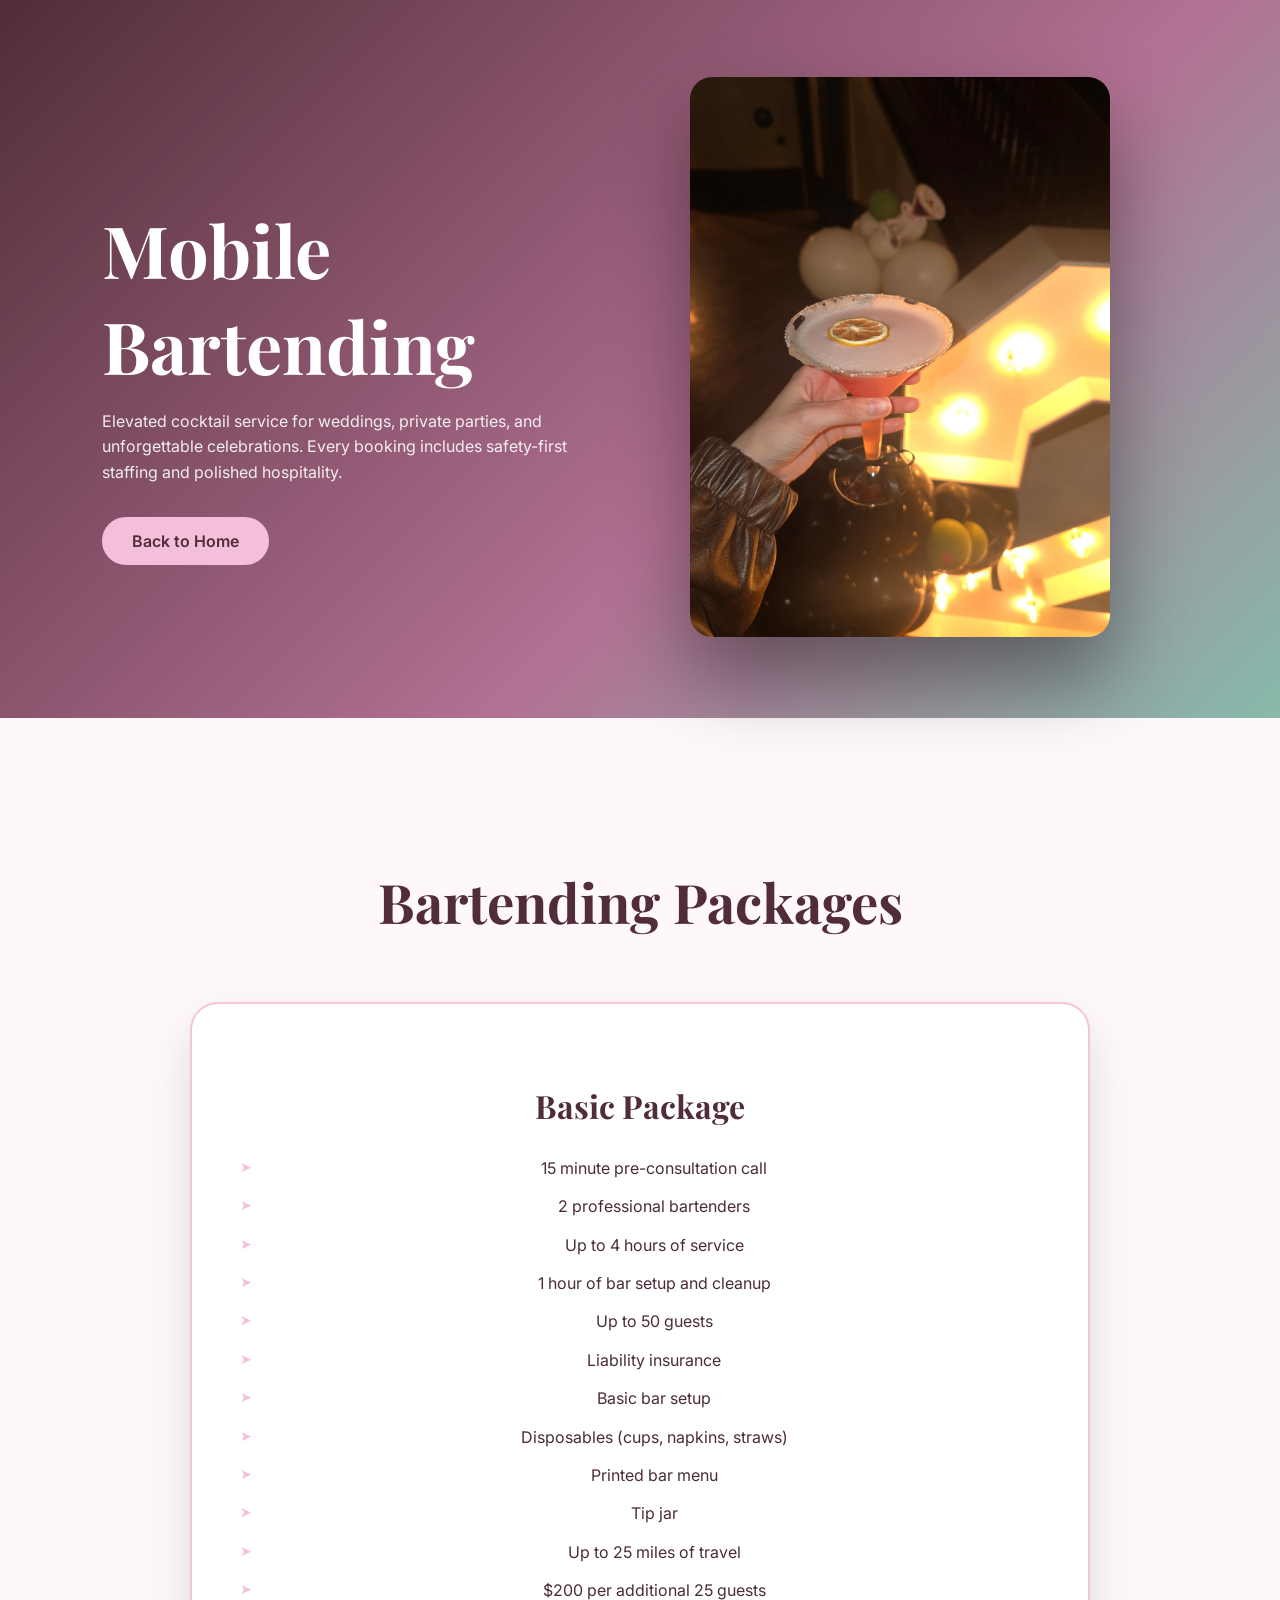
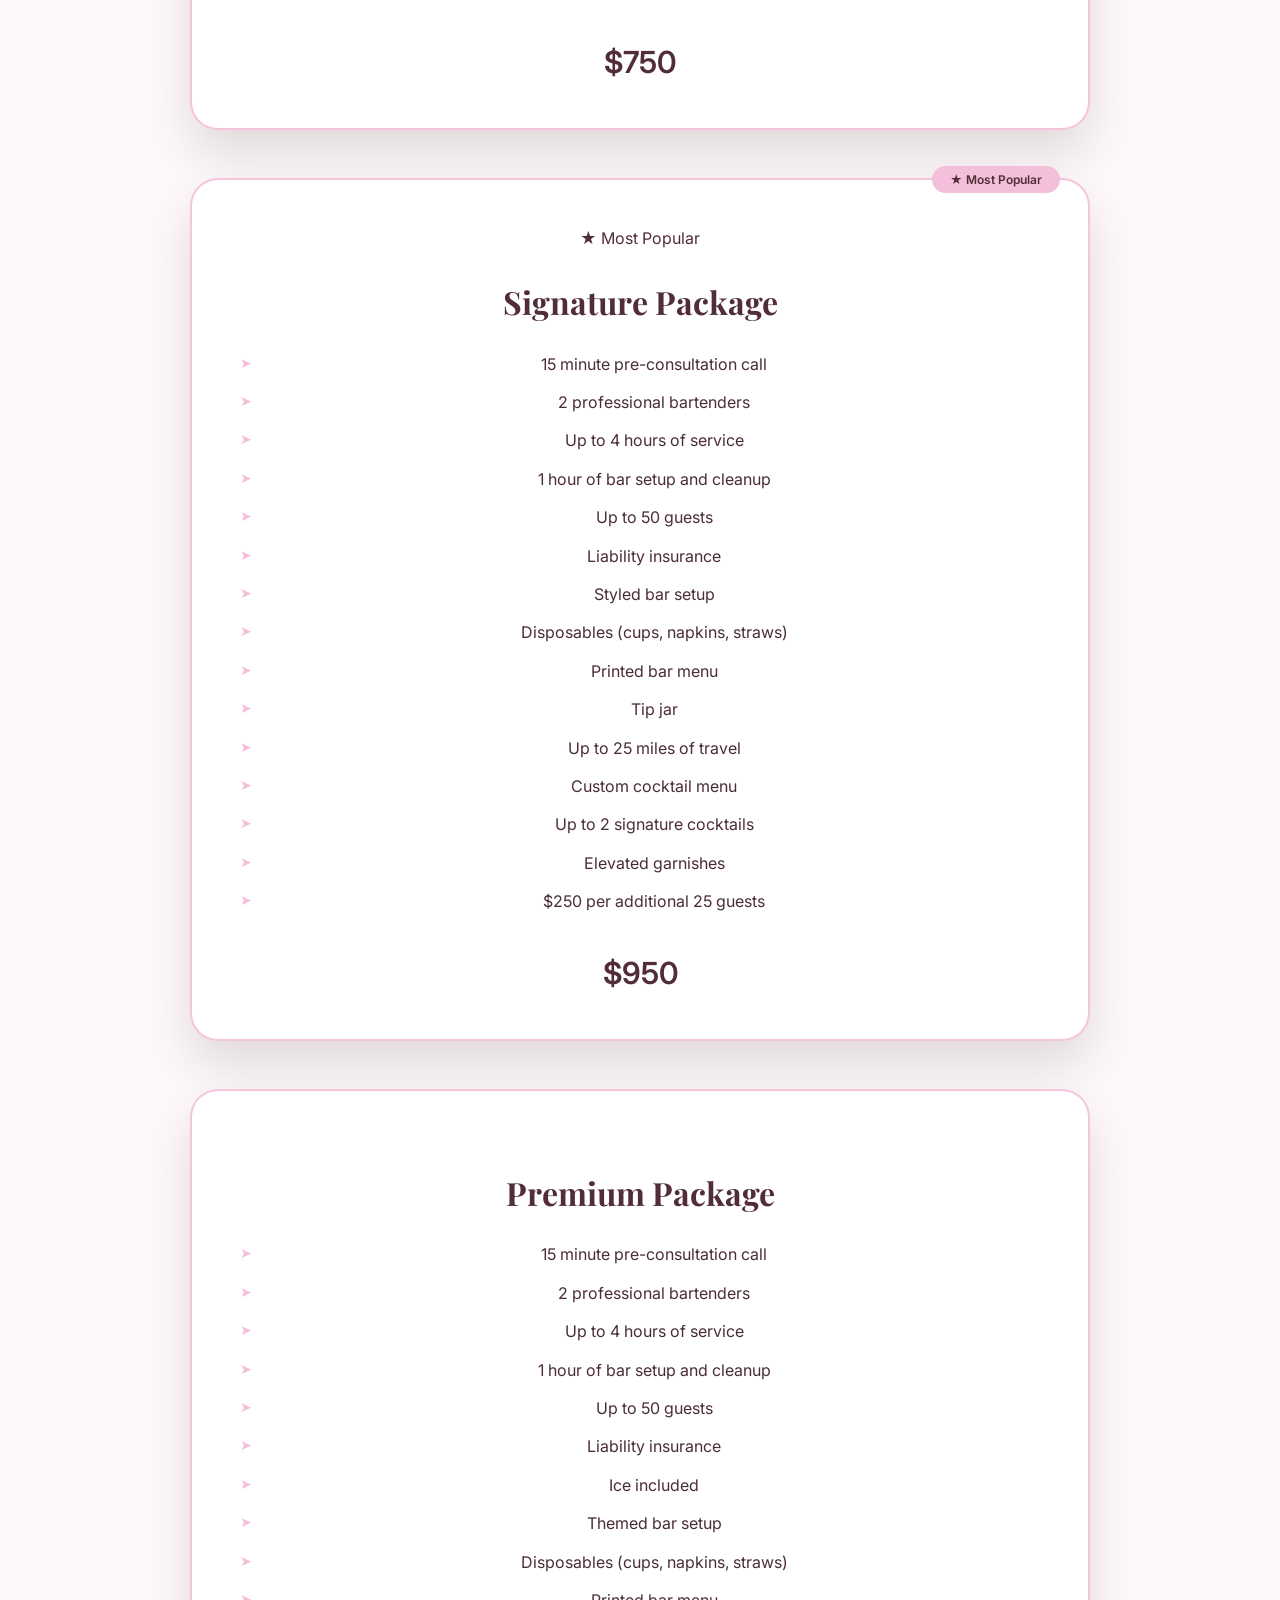
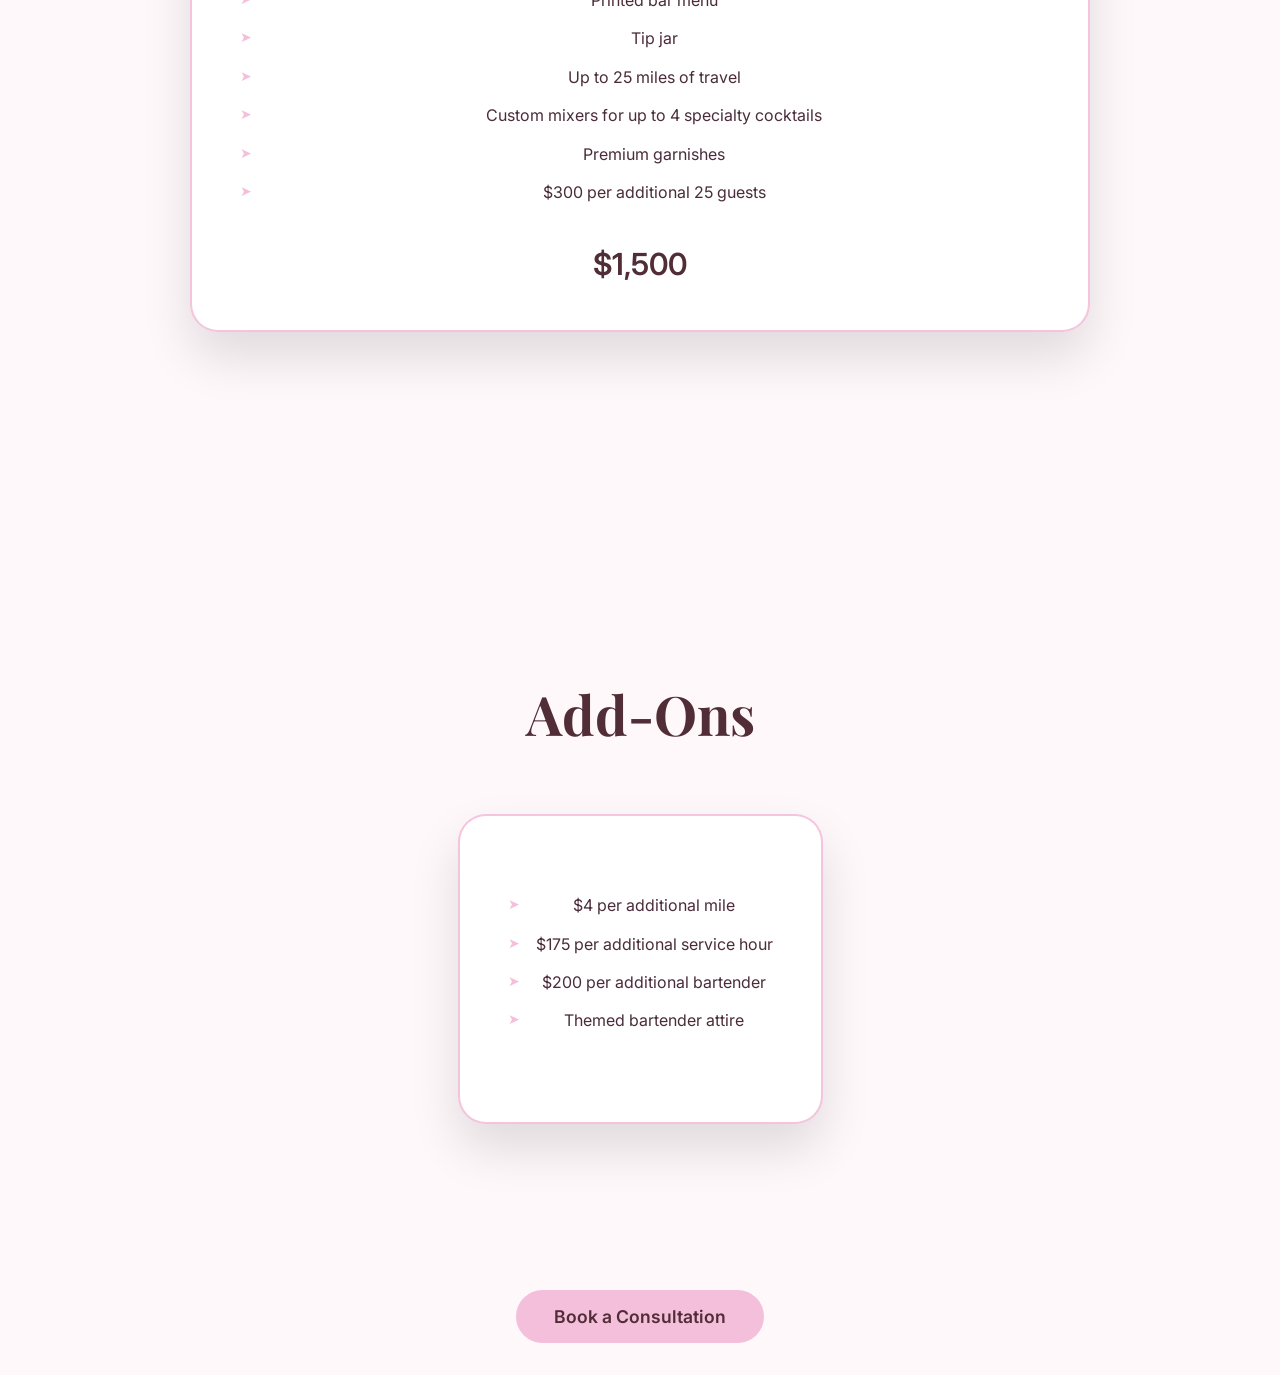
<file: bartending.html>
<!DOCTYPE html>
<html lang="en">
<head>
<meta charset="UTF-8">
<title>Mobile Bartending | Make It A Double</title>
<link rel="icon" href="faviconmad.png">
<link rel="shortcut icon" href="faviconmad.png">
<link href="https://fonts.googleapis.com/css2?family=Playfair+Display:wght@400;500&family=Inter:wght@400;500;600&display=swap" rel="stylesheet">
<link rel="stylesheet" href="service.css">

</head>

<body class="service-page bartending-page">

<header class="page-hero">
  <div class="page-hero-inner">
    <div class="page-text">
      <h1>Mobile Bartending</h1>
      <p>
        Elevated cocktail service for weddings, private parties, and unforgettable celebrations.
        Every booking includes safety-first staffing and polished hospitality.
      </p>

      <a href="index.html" class="btn-outline">Back to Home</a>
    </div>

    <div class="page-image">
      <img src="Images/3849830611648929464.JPG" alt="Mobile bartending">
    </div>
  </div>
</header>

<section class="packages">
  <h2>Bartending Packages</h2>

  <div class="package-grid">

    <!-- BASIC PACKAGE -->
    <div class="package">
      <h3>Basic Package</h3>

      <ul class="package-list">
        <li>15 minute pre-consultation call</li>
        <li>2 professional bartenders</li>
        <li>Up to 4 hours of service</li>
        <li>1 hour of bar setup and cleanup</li>
        <li>Up to 50 guests</li>
        <li>Liability insurance</li>
        <li>Basic bar setup</li>
        <li>Disposables (cups, napkins, straws)</li>
        <li>Printed bar menu</li>
        <li>Tip jar</li>
        <li>Up to 25 miles of travel</li>
        <li>$200 per additional 25 guests</li>
      </ul>

      <span class="price">$750</span>
    </div>

    <!-- SIGNATURE PACKAGE -->
    <div class="package featured">
      <span class="badge">★ Most Popular</span>
      <h3>Signature Package</h3>

      <ul class="package-list">
        <li>15 minute pre-consultation call</li>
        <li>2 professional bartenders</li>
        <li>Up to 4 hours of service</li>
        <li>1 hour of bar setup and cleanup</li>
        <li>Up to 50 guests</li>
        <li>Liability insurance</li>
        <li>Styled bar setup</li>
        <li>Disposables (cups, napkins, straws)</li>
        <li>Printed bar menu</li>
        <li>Tip jar</li>
        <li>Up to 25 miles of travel</li>
        <li>Custom cocktail menu</li>
        <li>Up to 2 signature cocktails</li>
        <li>Elevated garnishes</li>
        <li>$250 per additional 25 guests</li>
      </ul>

      <span class="price">$950</span>
    </div>

    <!-- PREMIUM PACKAGE -->
    <div class="package">
      <h3>Premium Package</h3>

      <ul class="package-list">
        <li>15 minute pre-consultation call</li>
        <li>2 professional bartenders</li>
        <li>Up to 4 hours of service</li>
        <li>1 hour of bar setup and cleanup</li>
        <li>Up to 50 guests</li>
        <li>Liability insurance</li>
        <li>Ice included</li>
        <li>Themed bar setup</li>
        <li>Disposables (cups, napkins, straws)</li>
        <li>Printed bar menu</li>
        <li>Tip jar</li>
        <li>Up to 25 miles of travel</li>
        <li>Custom mixers for up to 4 specialty cocktails</li>
        <li>Premium garnishes</li>
        <li>$300 per additional 25 guests</li>
      </ul>

      <span class="price">$1,500</span>
    </div>

  </div>
</section>

<section class="packages addons">
  <h2>Add-Ons</h2>

  <div class="package-grid single">
    <div class="package">
      <ul class="package-list">
        <li>$4 per additional mile</li>
        <li>$175 per additional service hour</li>
        <li>$200 per additional bartender</li>
        <li>Themed bartender attire</li>
      </ul>
    </div>
  </div>
</section>

  </div> <!-- end .package-grid -->

  <div class="cta-wrap">
    <a href="book.html" class="btn-primary">Book a Consultation</a>
  </div>

</section>

</body>
</html>
</file>
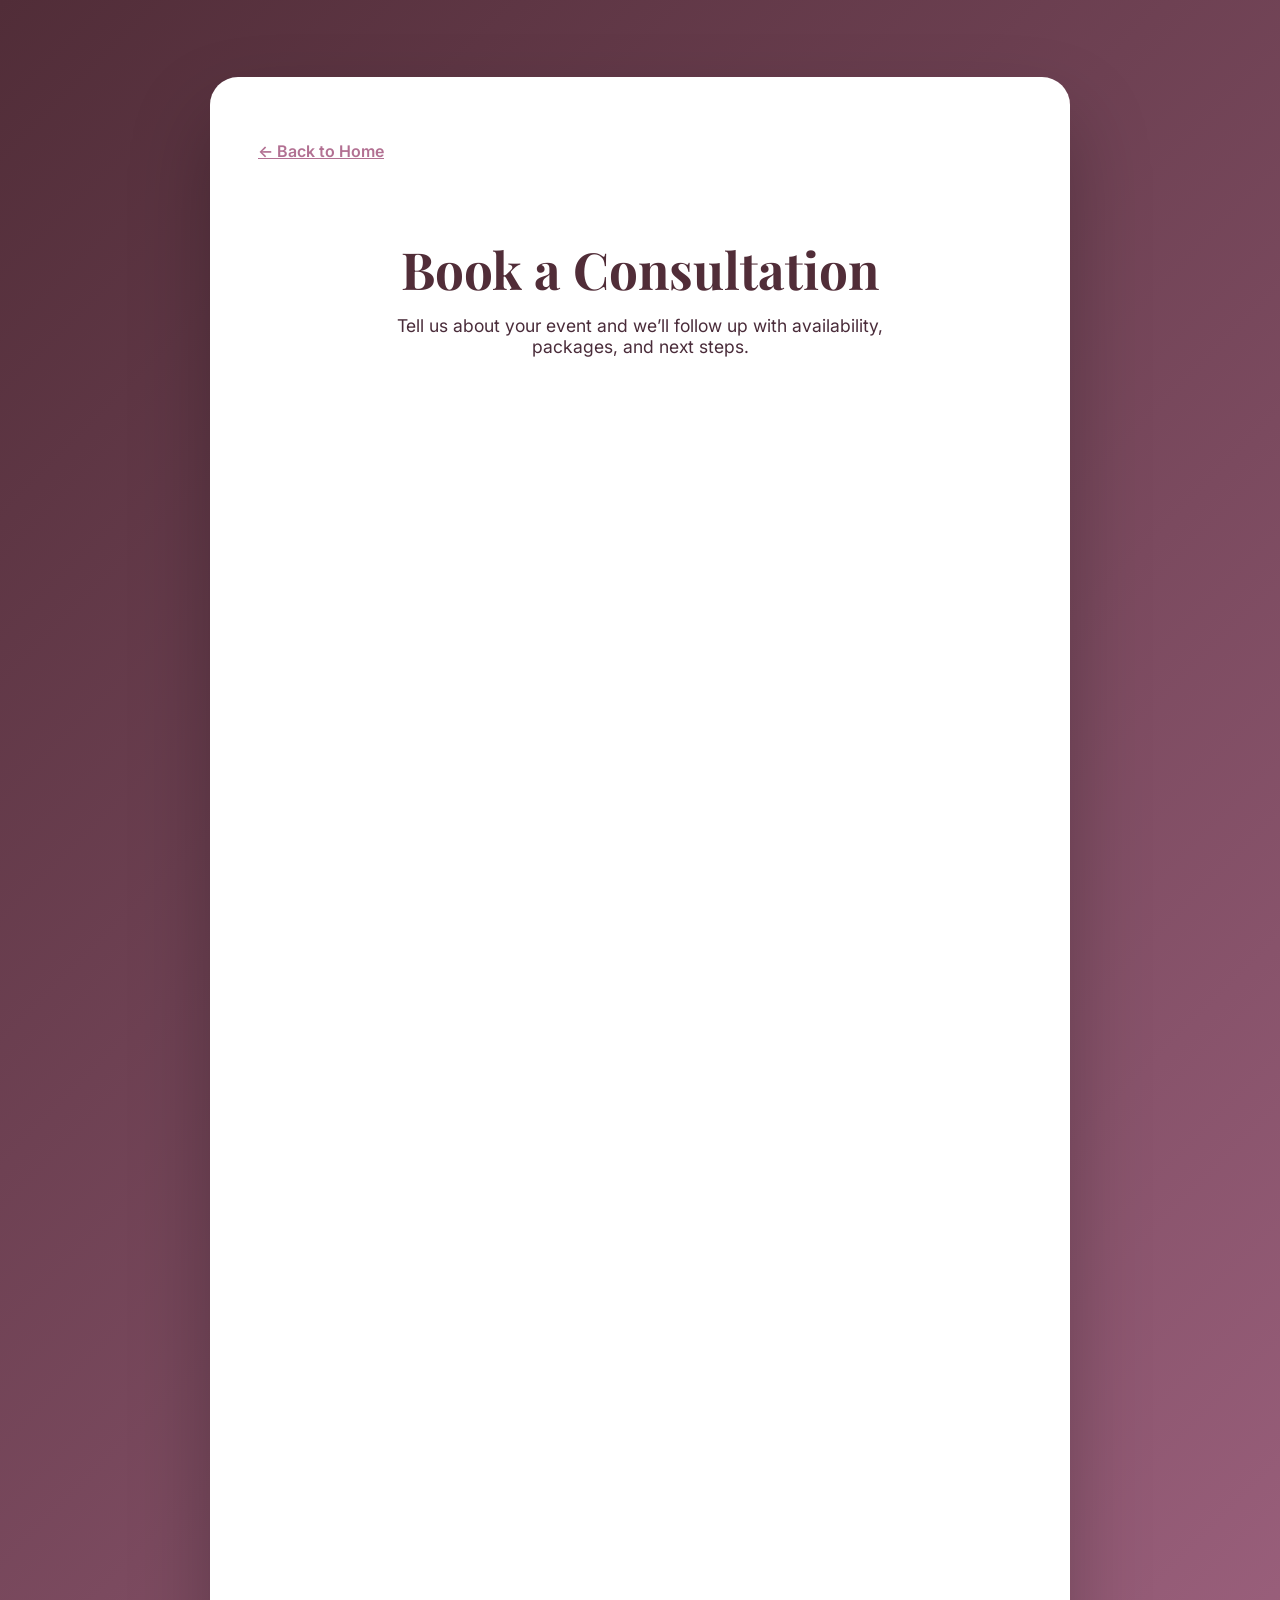
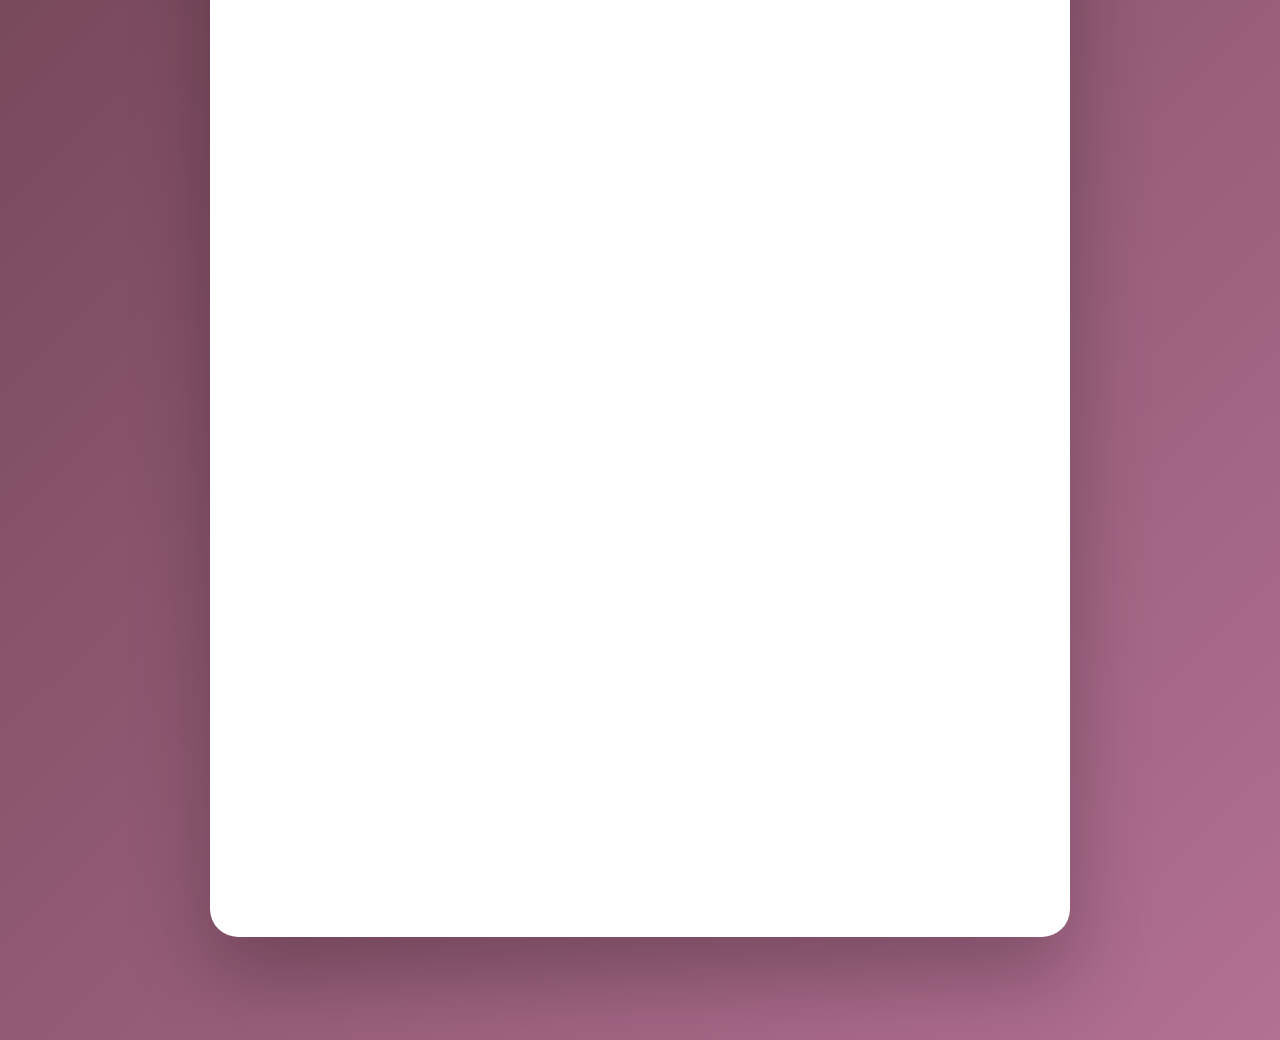
<file: book.html>
<!DOCTYPE html>
<html lang="en">
<head>
<meta charset="UTF-8">
<title>Book a Consultation | Make It A Double</title>

<meta name="viewport" content="width=device-width, initial-scale=1">
<link rel="icon" href="faviconmad.png">
<link rel="shortcut icon" href="faviconmad.png">
<link href="https://fonts.googleapis.com/css2?family=Playfair+Display:wght@400;500&family=Inter:wght@400;500;600&display=swap" rel="stylesheet">
<link rel="stylesheet" href="style.css">

<style>
/* Page-specific styles */

.book-page {
  min-height: 100vh;
  background: linear-gradient(135deg, #512d38, #b27092);
  padding: 6vw 4vw 8vw;
  display: flex;
  justify-content: center;
}

.book-inner {
  width: 100%;
  max-width: 860px;
  background: #fff;
  border-radius: 28px;
  padding: 4rem 3rem;
  box-shadow: 0 40px 80px rgba(0,0,0,0.25);
}

.book-header {
  text-align: center;
  margin-bottom: 2.5rem;
}

.book-header h1 {
  font-family: "Playfair Display", serif;
  font-size: clamp(2.5rem, 4vw, 3.5rem);
  color: #512d38;
  margin-bottom: 0.75rem;
}

.book-header p {
  font-size: 1.1rem;
  color: #4a2c3a;
  max-width: 560px;
  margin: 0 auto;
}

.back-link {
  display: inline-block;
  margin-bottom: 2rem;
  color: #b27092;
  font-weight: 600;
}

.back-link:hover {
  text-decoration: underline;
}

/* FORM WRAPPER */
.form-wrap {
  display: flex;
  justify-content: center;
}

/* Google Form responsive fix */
.form-wrap iframe {
  width: 100%;
  max-width: 720px;
  height: 2076px;
  border: none;
}

/* Mobile spacing */
@media (max-width: 700px) {
  .book-inner {
    padding: 3rem 1.5rem;
  }
}
</style>

</head>

<body>

<section class="book-page">
  <div class="book-inner">

    <a href="index.html" class="back-link">← Back to Home</a>

    <div class="book-header">
      <h1>Book a Consultation</h1>
      <p>
        Tell us about your event and we’ll follow up with availability,
        packages, and next steps.
      </p>
    </div>

    <div class="form-wrap">
      <iframe 
        src="https://docs.google.com/forms/d/e/1FAIpQLSeA21cNwtUZeJevhk9f8q0M2FPF9riyprNMbOfgUCtYg8066Q/viewform?embedded=true"
        loading="lazy">
        Loading…
      </iframe>
    </div>

  </div>
</section>

</body>
</html>
</file>
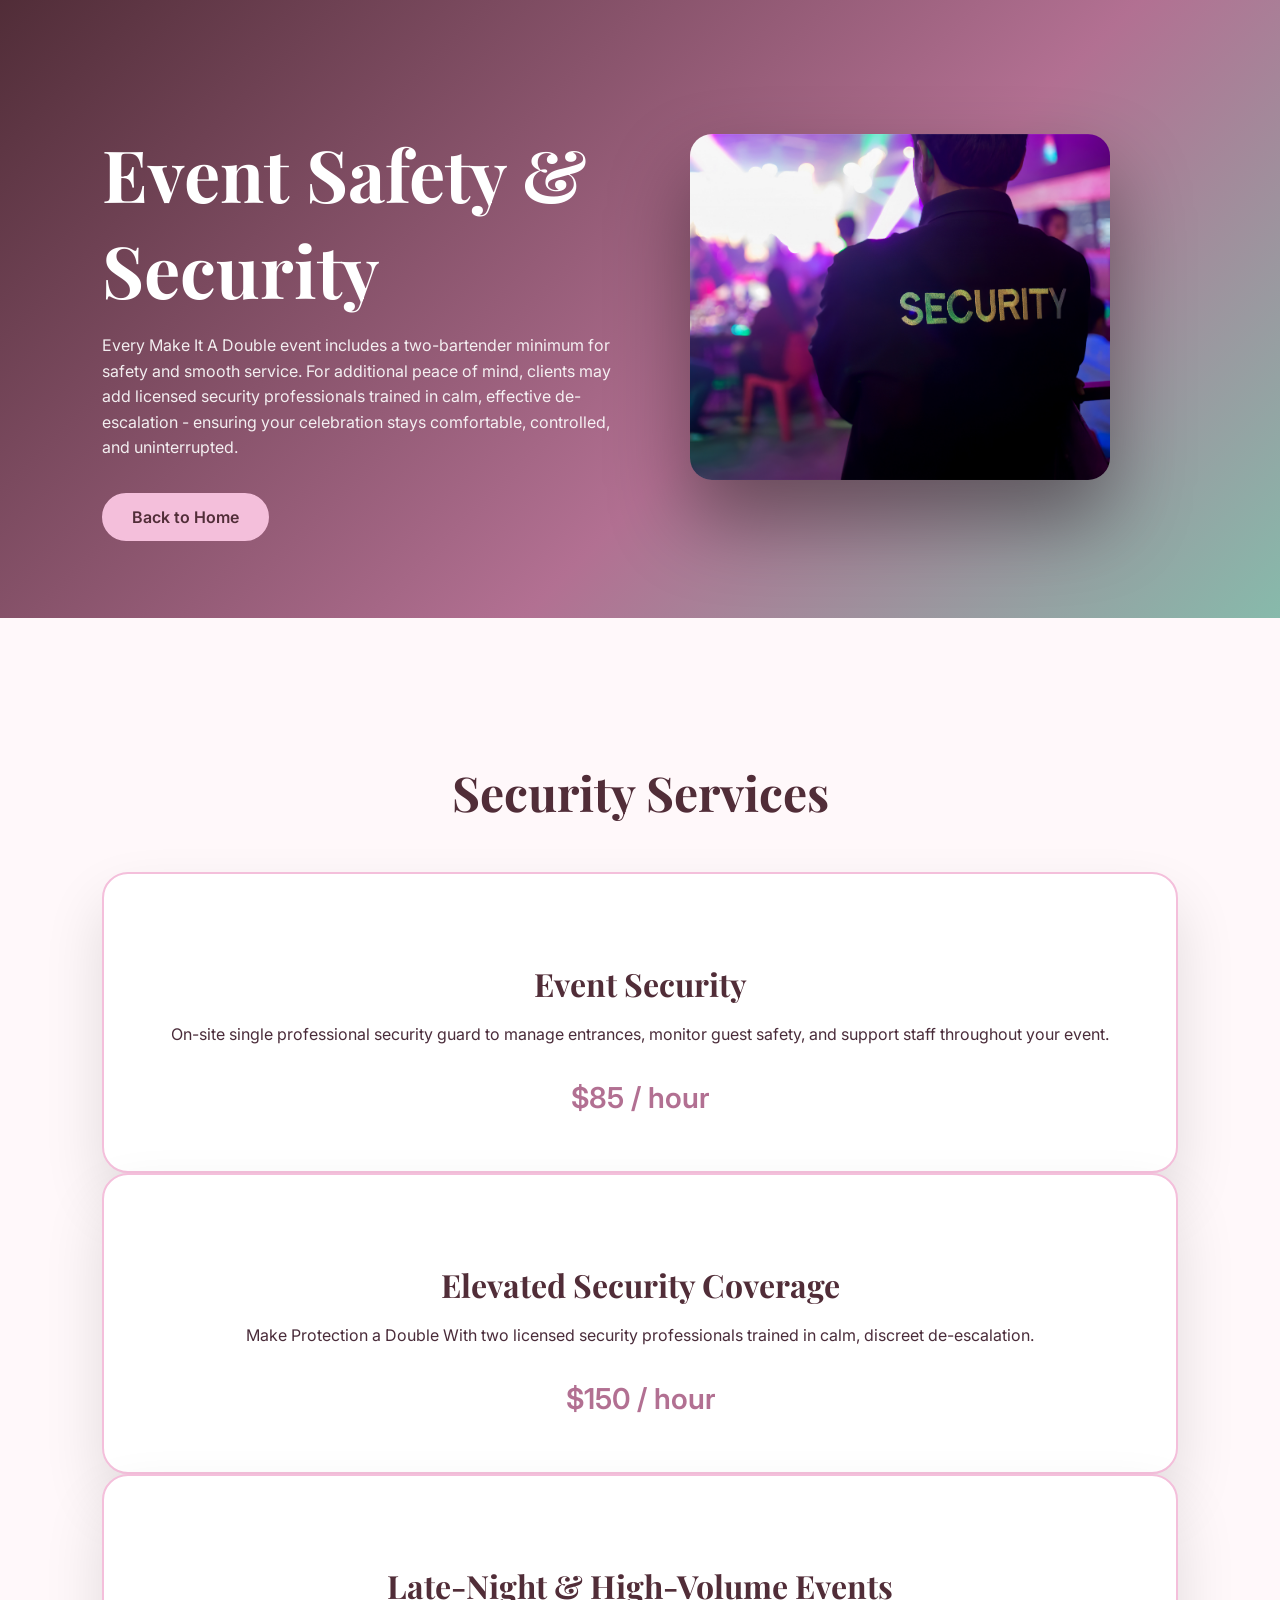
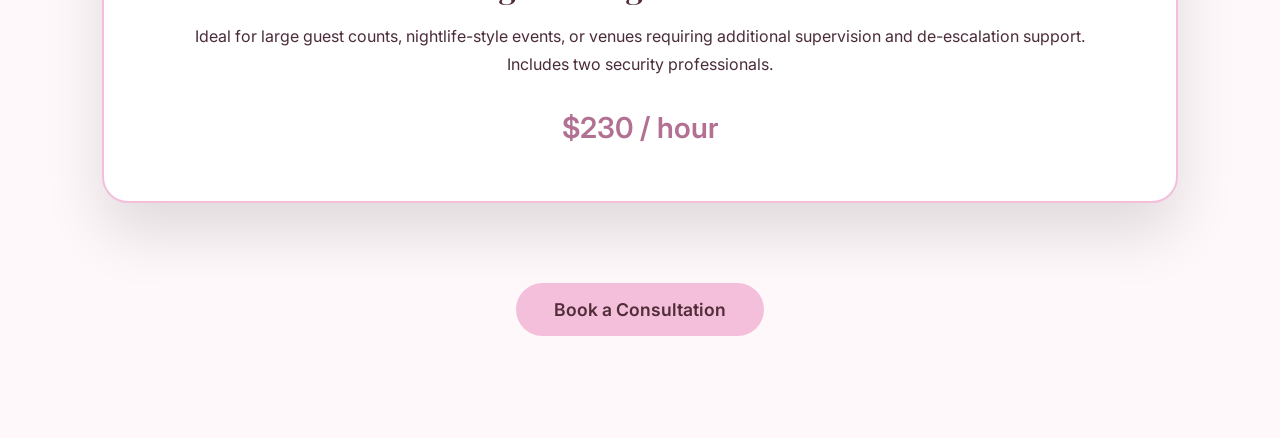
<file: safety.html>
<!DOCTYPE html>
<html lang="en">
<head>
  <meta charset="UTF-8">
  <title>Event Safety & Security | Make It A Double</title>
<link rel="icon" href="faviconmad.png">
<link rel="shortcut icon" href="faviconmad.png">
  <link href="https://fonts.googleapis.com/css2?family=Playfair+Display:wght@400;500&family=Inter:wght@400;500;600&display=swap" rel="stylesheet">
  <link rel="stylesheet" href="service.css">
</head>

<body>

<header class="page-hero">
  <div class="page-hero-inner">

    <div class="page-text">
      <h1>Event Safety & Security</h1>
      <p>
        Every Make It A Double event includes a two-bartender minimum for safety and smooth service.
        For additional peace of mind, clients may add licensed security professionals trained in calm,
        effective de-escalation - ensuring your celebration stays comfortable, controlled, and uninterrupted.
      </p>

      <a href="index.html" class="btn-outline">Back to Home</a>
    </div>

    <div class="page-image">
      <img
        src="Images/Security.jpg"
        alt="Professional event security staff"
      >
    </div>

  </div>
</header>

<section class="packages">
  <h2>Security Services</h2>

  <div class="package-grid">

    <div class="package">
      <h3>Event Security</h3>
      <p>
        On-site single professional security guard to manage entrances, monitor guest safety,
        and support staff throughout your event.
      </p>
      <span class="price">$85 / hour</span>
    </div>

    <div class="package">
      <h3>Elevated Security Coverage</h3>
      <p>
        Make Protection a Double
        With two licensed security professionals trained in calm, discreet de-escalation.
      </p>
      <span class="price">$150 / hour</span>
    </div>

    <div class="package">
      <h3>Late-Night & High-Volume Events</h3>
      <p>
        Ideal for large guest counts, nightlife-style events, or venues requiring
        additional supervision and de-escalation support.<br>
        Includes two security professionals.
      </p>
      <span class="price">$230 / hour</span>
    </div>

  </div>

  <div class="cta-wrap">
    <a href="book.html" class="btn-primary">Book a Consultation</a>
  </div>
</section>

</body>
</html>
</file>
<file: service.css>
* {
  box-sizing: border-box;
}

body {
  margin: 0;
  font-family: "Inter", sans-serif;
  background: #fff8fa;
  color: #512d38;
}

/* ---------- HERO ---------- */

.page-hero {
  padding: 6vw 8vw;
  background: linear-gradient(135deg, #512d38, #b27092 60%, #87baab);
  color: white;
}

.page-hero-inner {
  display: grid;
  grid-template-columns: 1.1fr 1fr;
  align-items: center;
  gap: 4vw;
  max-width: 1200px;
  margin: auto;
}

.page-text h1 {
  font-family: "Playfair Display", serif;
  font-size: clamp(3rem, 6vw, 4.5rem);
  margin-bottom: 1rem;
}

.page-text p {
  max-width: 520px;
  line-height: 1.6;
  opacity: .9;
  margin-bottom: 2rem;
}

.page-image img {
  width: 100%;
  max-width: 420px;
  border-radius: 22px;
  box-shadow: 0 40px 80px rgba(0,0,0,.4);
}

/* ---------- BUTTONS ---------- */

.btn-outline {
  display: inline-block;
  padding: 12px 28px;
  border-radius: 40px;
  background: #f4bfdb;
  border: 2px solid #f4bfdb;
  color: #512d38;
  text-decoration: none;
  font-weight: 600;
  opacity: 1;
}

.btn-outline:hover {
  background: #ffe9f3;
  border-color: #ffe9f3;
  color: #512d38;
}

.btn-primary {
  display: inline-block;
  background: #f4bfdb;
  color: #512d38;
  padding: 16px 38px;
  border-radius: 40px;
  text-decoration: none;
  font-weight: 600;
  font-size: 1.1rem;
}

.btn-primary:hover {
  background: #ffe6f2;
}

/* ---------- PACKAGES ---------- */

.packages {
  padding: 8vw;
  background: #fff8fa;
  text-align: center;
}

.packages h2 {
  font-family: "Playfair Display", serif;
  font-size: 3rem;
  margin-bottom: 3rem;
}

/* GRID */

.service-grid {
  display: grid;
  grid-template-columns: repeat(3, 1fr);
  gap: 2.5rem;
  max-width: 1200px;
  margin: 0 auto;
}
/* CARDS */

.package {
  background: white;
  border-radius: 26px;
  padding: 3.5rem;
  border: 2px solid #f4bfdb;
  box-shadow: 0 30px 60px rgba(0,0,0,.12);
  transition: transform .3s ease, box-shadow .3s ease;
}

.package:hover {
  transform: translateY(-10px);
  box-shadow: 0 50px 100px rgba(0,0,0,.18);
}

.package h3 {
  font-family: "Playfair Display", serif;
  font-size: 2rem;
  margin-bottom: 1rem;
}

.package p {
  line-height: 1.7;
  margin-bottom: 2rem;
  color: #4a2c3a;
}

.price {
  font-size: 1.8rem;
  font-weight: 600;
  color: #b27092;
}

/* CTA */

.cta-wrap {
  margin-top: 5rem;
}

/* ---------- MOBILE ---------- */

@media (max-width: 900px) {
  .page-hero-inner {
    grid-template-columns: 1fr;
    text-align: center;
  }

  .page-image img {
    margin-top: 3rem;
  }
}
/* Force solid CTA buttons on service pages */
.btn {
  background: #f4bfdb;
  color: #512d38;
  opacity: 1;
  border: none;
}

.btn:hover {
  background: #ffe9f3;
}
/* =====================================
   BARTENDING PAGE — PACKAGES & ADD-ONS
   Scoped to .bartending-page ONLY
   ===================================== */

.bartending-page .packages {
  padding: 8vw 6vw;
  background: #fff8fa;
}

.bartending-page .packages h2 {
  font-family: "Playfair Display", serif;
  font-size: clamp(2.4rem, 5vw, 3.4rem);
  text-align: center;
  color: #512d38;
  margin-bottom: 4rem;
}

/* STACKED LAYOUT — ALWAYS */
.bartending-page .package-grid {
  display: flex;
  flex-direction: column;
  gap: 3rem;
  max-width: 900px;
  margin: 0 auto;
}

/* PACKAGE CARD */
.bartending-page .package {
  background: #ffffff;
  border-radius: 28px;
  padding: 3rem;
  box-shadow: 0 25px 50px rgba(0,0,0,0.12);
  position: relative;
  border: 2px solid rgba(244, 191, 219, 0.9);
  box-sizing: border-box;
  background-clip: padding-box;
  transition: transform 0.3s ease, box-shadow 0.3s ease;
}

.bartending-page .package:hover {
  border-color: #f4bfdb;
  transform: translateY(-6px);
}

/* TITLE */
.bartending-page .package h3 {
  font-family: "Playfair Display", serif;
  font-size: 2rem;
  color: #512d38;
  margin-bottom: 1.4rem;
}

/* MOST POPULAR BADGE */
.bartending-page .package.featured::after {
  content: "★ Most Popular";
  position: absolute;
  top: -14px;
  right: 28px;
  background: #f4bfdb;
  color: #512d38;
  padding: 6px 18px;
  font-size: 0.75rem;
  font-weight: 600;
  border-radius: 20px;
}

/* LIST */
.bartending-page .package ul {
  list-style: none;
  padding: 0;
  margin: 1.8rem 0 2.6rem;
}

.bartending-page .package li {
  position: relative;
  padding-left: 28px;
  margin-bottom: 0.9rem;
  font-size: 1rem;
  color: #4a2c3a;
  line-height: 1.5;
}

/* PINK ARROW BULLETS */
.bartending-page .package li::before {
  content: "➤";
  position: absolute;
  left: 0;
  top: 0;
  color: #f4bfdb;
  font-size: 0.9rem;
}

/* PRICE */
.bartending-page .price {
  font-size: 1.9rem;
  font-weight: 600;
  color: #512d38;
  margin-top: 1rem;
}

/* ADD-ONS */
.bartending-page .addons {
  margin-top: 6rem;
}

.bartending-page .addons .package {
  max-width: 600px;
  margin: 0 auto;
}

/* CTA */
.bartending-page .cta-wrap {
  display: flex;
  justify-content: center;
  margin: 4rem 0 2rem;
}

/* MOBILE POLISH ONLY (no layout changes) */
@media (max-width: 768px) {
  .bartending-page .package {
    padding: 2.2rem;
  }

  .bartending-page .package h3 {
    font-size: 1.7rem;
  }
}
</file>
<file: style.css>
* {
  box-sizing: border-box;
}

body {
  margin: 0;
  font-family: "Inter", sans-serif;
  background: #512d38;
}

/* HERO */
.hero {
  min-height: 100vh;
  display: grid;
  grid-template-columns: 1.1fr 1fr;
  align-items: center;
  padding: 6vw;
  gap: 4vw;
  background:
    radial-gradient(circle at top right, #f4bfdb 0%, rgba(244,191,219,.25) 35%, transparent 60%),
    linear-gradient(135deg, #512d38, #b27092 60%, #87baab);
}

.hero-content {
  color: white;
  max-width: 560px;
}

.hero h1 {
  font-family: "Playfair Display", serif;
  font-size: clamp(2.8rem, 6vw, 5.5rem);
  font-weight: 500;
  letter-spacing: .03em;
  line-height: 1;
  margin-bottom: 1rem;
  white-space: nowrap;
}

.hero p {
  font-size: 1.1rem;
  line-height: 1.6;
  max-width: 480px;
  opacity: .85;
  margin-bottom: 2rem;
}

.btn {
  display: inline-block;
  background: #f4bfdb;
  color: #512d38;
  padding: 14px 28px;
  border-radius: 40px;
  font-weight: 600;
  text-decoration: none;
  border: none;
  outline: none;
}

.btn-primary:hover {
  background: #ffe9f3;
  transform: translateY(-2px);
}

.hero-image {
  display: flex;
  justify-content: center;
  align-items: center;
}

.hero-image img {
  width: 100%;
  max-width: 520px;
  height: auto;
  border-radius: 28px;
  overflow: hidden;
  object-fit: cover;
  box-shadow: 0 50px 120px rgba(0, 0, 0, 0.45);
}
/* SERVICES */
.services {
  padding: 6vw;
  background: #f6d6e3;
}

.services h2 {
  text-align: center;
  font-family: "Playfair Display", serif;
  font-size: clamp(2.5rem, 5vw, 4rem);
  color: #512d38;
  margin-bottom: 4vw;
}

/* Grid */
.service-grid {
  display: grid;
  grid-template-columns: repeat(auto-fit, minmax(340px, 1fr));
  gap: 2.5rem;
}

/* Make links behave like blocks */
.service-link {
  display: block;
  text-decoration: none;
  border-radius: 28px;
  overflow: hidden;
}

/* Tile */
.service-tile {
  height: 420px;
  display: flex;
  align-items: flex-end;
  background-size: cover;
  background-position: center;
  border-radius: 28px;
  overflow: hidden;
  box-shadow: 0 25px 50px rgba(0,0,0,.18);
  transition: transform .3s ease, box-shadow .3s ease;
}

.service-link:hover .service-tile {
  transform: translateY(-10px);
  box-shadow: 0 40px 80px rgba(0,0,0,.25);
}

/* Images */
.bartending {
  background-image: url("Images/2175573216336587204.JPG");
}

.photography {
  background-image: url("Images/Jadewithcamera.jpg");
}

.safety {
  background-image: url("https://images.unsplash.com/photo-1550547660-d9450f859349");
}

/* Overlay */
.overlay {
  width: 100%;
  padding: 2.5rem;
  background: linear-gradient(
    to top,
    rgba(0,0,0,.85),
    rgba(0,0,0,.45),
    rgba(0,0,0,0)
  );
  color: white;
}

.overlay h3 {
  font-family: "Playfair Display", serif;
  font-size: 2rem;
  margin-bottom: .5rem;
}

.overlay p {
  font-size: 1rem;
  line-height: 1.6;
  opacity: .9;
}
.bartending { background-image:url("Images/2175573216336587204.JPG"); }
.photography { background-image:url("Images/Jadewithcamera.jpg"); }
.safety { background-image:url("Images/Doublepour.jpg"); }

/* ABOUT */
.about {
  padding: 10vw 6vw 12vw;
  background: #fff8fa;
}

.about-inner {
  display: grid;
  grid-template-columns: 1fr 1fr;
  gap: 6vw;
  max-width: 1200px;
  margin: auto;
  align-items: center;
}

.about-text {
  max-width: 560px;
}

.about h2 {
  font-family: "Playfair Display", serif;
  font-size: clamp(2.6rem,5vw,3.6rem);
  color: #512d38;
}

.about p {
  font-size: 1.1rem;
  line-height: 1.7;
  color: #4a2c3a;
}

.about-image img {
  width: 100%;
  border-radius: 20px;
  box-shadow: 0 30px 60px rgba(0,0,0,.15);
}
/* FORCE homepage CTA to stay solid */
.hero .btn {
  background: #f4bfdb;
  color: #512d38;
  border: none !important;
  opacity: 1 !important;
}

.hero .btn:hover {
  background: #ffe9f3;
}

/* FORCE ABOUT STACK ON MOBILE (OVERRIDE) */
@media (max-width: 768px) {
  .about-inner {
    display: flex !important;
    flex-direction: column !important;
    align-items: center;
  }

  .about-text {
    order: 1;
    text-align: center;
    max-width: 90%;
  }

  .about-image {
    order: 2;
    width: 100%;
    display: flex;
    justify-content: center;
    margin-top: 2rem;
  }

  .about-image img {
    width: 100%;
    max-width: 90%;
    height: auto;
  }
}

/* MOBILE HERO FIX */
@media (max-width: 768px) {
  .hero {
    grid-template-columns: 1fr;
    gap: 2.5rem;
    padding-top: 4rem;
    padding-bottom: 4rem;
  }

  .hero-content {
    text-align: center;
    margin: 0 auto;
  }

  .hero h1 {
    white-space: normal; /* allow wrap on mobile */
  }

  .hero-image {
    display: flex;
    justify-content: center;
  }

  .hero-image img {
    width: 100%;
    max-width: 90%;
    height: auto;
    border-radius: 22px;
    display: block;
  }
}
.cta-wrap {
  display: flex;
  justify-content: center;
  margin-top: 4rem;
  padding-bottom: 6rem;
}
@media (max-width: 768px) {
  .cta-wrap {
    padding-bottom: 8rem;
  }
}
/* ===========================
   TESTIMONIALS SECTION
=========================== */

.testimonials {
  padding: 8vw 6vw;
  background: #fff8fa;
  overflow: hidden;
}

.testimonials h2 {
  font-family: "Playfair Display", serif;
  font-size: clamp(2.4rem, 5vw, 3.4rem);
  text-align: center;
  color: #512d38;
  margin-bottom: 4rem;
}

/* TRACK */
.testimonial-track {
  display: flex;
  gap: 2.5rem;
  width: max-content;
  animation: scrollTestimonials 70s linear infinite;
}

/* CARD */
.testimonial {
  background: #ffffff;
  border-radius: 28px;
  padding: 2.4rem 2.2rem;
  width: 320px;
  box-shadow: 0 25px 50px rgba(0,0,0,0.12);
  border: 2px solid #f4bfdb;
  box-sizing: border-box;
}

/* HEADER */
.testimonial-header {
  display: flex;
  align-items: center;
  gap: 1rem;
  margin-bottom: 1rem;
}

.testimonial-header img {
  width: 48px;
  height: 48px;
  border-radius: 50%;
  object-fit: cover;
}

/* NAME + STARS */
.testimonial strong {
  display: block;
  font-size: 0.95rem;
  color: #512d38;
}

.stars {
  font-size: 0.85rem;
  color: #f4bfdb;
  letter-spacing: 2px;
}

/* TEXT */
.testimonial p {
  font-size: 0.95rem;
  line-height: 1.6;
  color: #4a2c3a;
}

/* SCROLL */
@keyframes scrollTestimonials {
  from {
    transform: translateX(0);
  }
  to {
    transform: translateX(-50%);
  }
}

/* MOBILE */
@media (max-width: 768px) {
  .testimonial {
    width: 280px;
  }

  .testimonial-track {
    animation-duration: 90s;
  }
}
</file>
